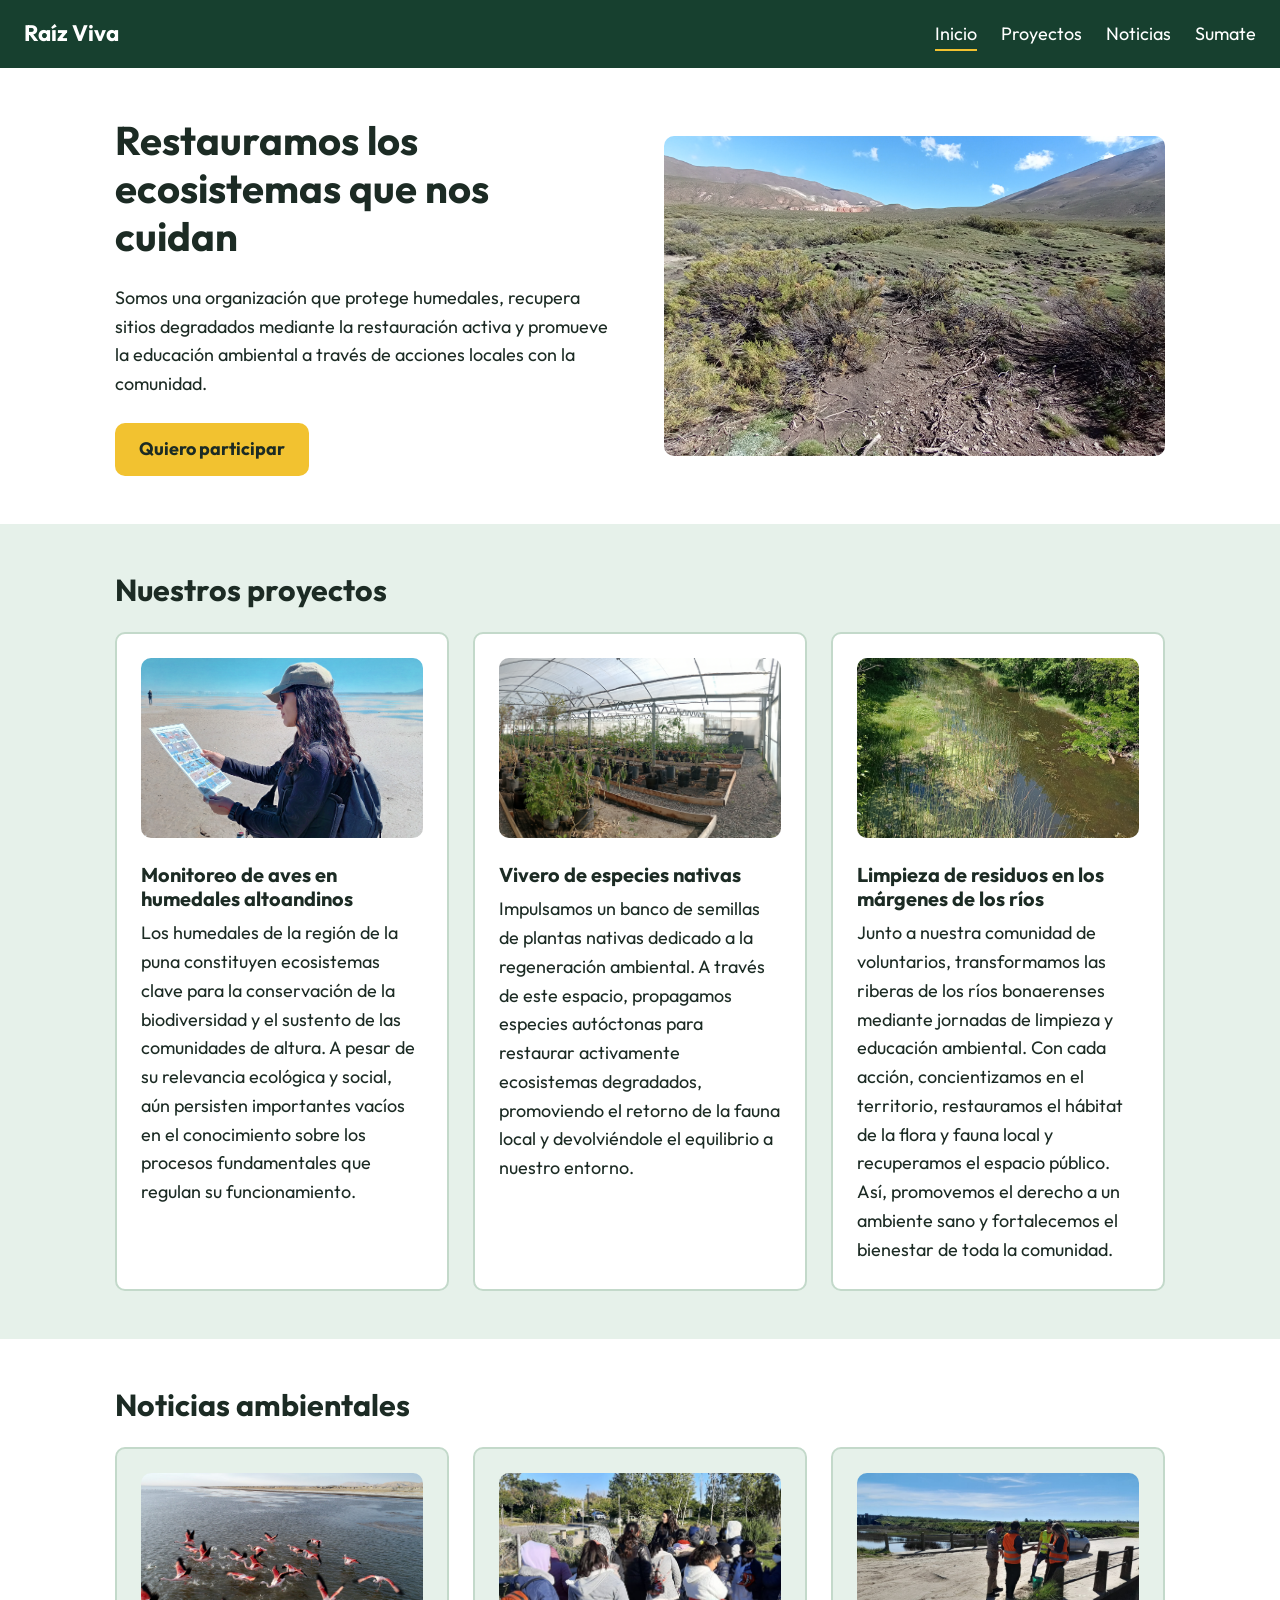
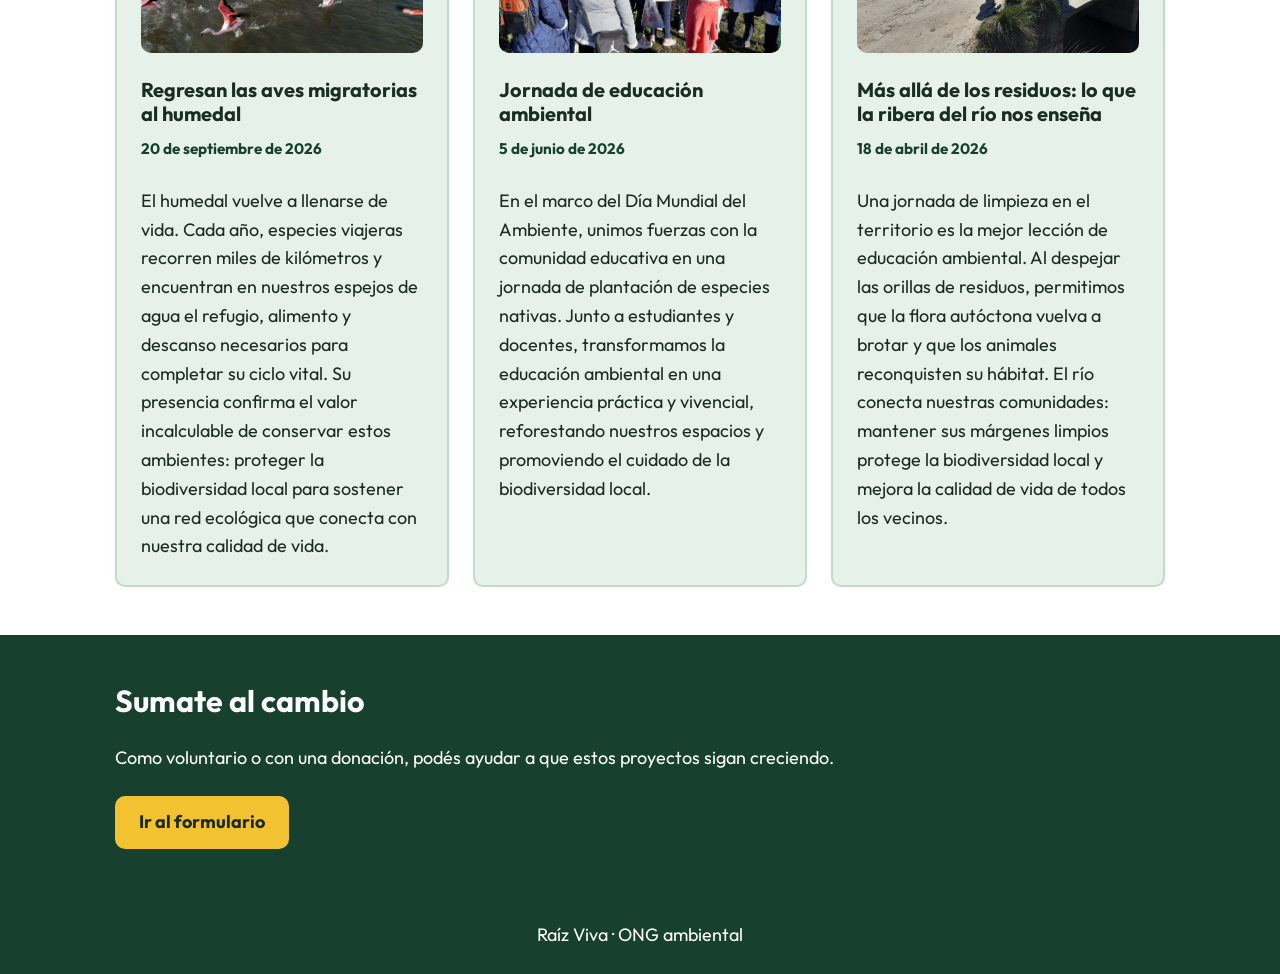
<file: index.html>
<!DOCTYPE html>
<html lang="es">
<head>
  <meta charset="UTF-8">
  <meta name="viewport" content="width=device-width, initial-scale=1">
  <title>Raíz Viva | ONG ambiental</title>
  <meta name="description" content="Proyectos de conservación y noticias ambientales de la ONG Raíz Viva.">
  <link rel="preconnect" href="https://fonts.googleapis.com">
  <link rel="preconnect" href="https://fonts.gstatic.com" crossorigin>
  <link href="https://fonts.googleapis.com/css2?family=Outfit:wght@400;700&display=swap" rel="stylesheet">
  <link rel="stylesheet" href="css/styles.css">
</head>
<body>
  <header>
    <a class="logo" href="index.html">Raíz Viva</a>
    <nav aria-label="Principal">
      <ul>
        <li><a href="index.html" aria-current="page">Inicio</a></li>
        <li><a href="#proyectos">Proyectos</a></li>
        <li><a href="#noticias">Noticias</a></li>
        <li><a href="pages/contacto.html">Sumate</a></li>
      </ul>
    </nav>
  </header>

  <main>
    <section class="hero">
      <div class="contenedor">
        <div class="hero-texto">
          <h1>Restauramos los ecosistemas que nos cuidan</h1>
          <p>Somos una organización que protege humedales, recupera sitios degradados mediante la restauración activa y promueve la educación ambiental a través de acciones locales con la comunidad.</p>
          <a class="boton" href="pages/contacto.html">Quiero participar</a>
        </div>
        <img src="img/vegas.jpg" alt="vegas altoandinas">
      </div>
    </section>

    <section id="proyectos">
      <div class="contenedor">
        <h2>Nuestros proyectos</h2>
        <div class="tarjetas">
          <article class="tarjeta">
            <img src="img/monitoreo.jpg" alt="Voluntarios monitoreando un humedal">
            <h3>Monitoreo de aves en humedales altoandinos</h3>
            <p> Los humedales de la región de la puna constituyen ecosistemas clave para la conservación de la biodiversidad y el sustento de las comunidades de altura. A pesar de su relevancia ecológica y social, aún persisten importantes vacíos en el conocimiento sobre los procesos fundamentales que regulan su funcionamiento.</p>
          </article>
          <article class="tarjeta">
            <img src="img/vivero.jpg" alt="Plantines de especies nativas listos para plantar">
            <h3>Vivero de especies nativas</h3>
            <p>Impulsamos un banco de semillas de plantas nativas dedicado a la regeneración ambiental. A través de este espacio, propagamos especies autóctonas para restaurar activamente ecosistemas degradados, promoviendo el retorno de la fauna local y devolviéndole el equilibrio a nuestro entorno.</p>
          </article>
          <article class="tarjeta">
            <img src="img/margenes.jpg" alt="márgenes de ríos">
            <h3>Limpieza de residuos en los márgenes de los ríos</h3>
            <p>Junto a nuestra comunidad de voluntarios, transformamos las riberas de los ríos bonaerenses mediante jornadas de limpieza y educación ambiental. Con cada acción, concientizamos en el territorio, restauramos el hábitat de la flora y fauna local y recuperamos el espacio público. Así, promovemos el derecho a un ambiente sano y fortalecemos el bienestar de toda la comunidad.</p>
          </article>
        </div>
      </div>
    </section>

    <section id="noticias" class="noticias">
      <div class="contenedor">
        <h2>Noticias ambientales</h2>
        <div class="tarjetas">
          <article class="tarjeta">
            <img src="img/aves.jpg" alt="regresan los flamencos">
            <h3>Regresan las aves migratorias al humedal</h3>
            <p><time datetime="2026-09-20">20 de septiembre de 2026</time></p>
            <p>El humedal vuelve a llenarse de vida. Cada año, especies viajeras recorren miles de kilómetros y encuentran en nuestros espejos de agua el refugio, alimento y descanso necesarios para completar su ciclo vital. Su presencia confirma el valor incalculable de conservar estos ambientes: proteger la biodiversidad local para sostener una red ecológica que conecta con nuestra calidad de vida.</p>
          </article>
          <article class="tarjeta">
            <img src="img/jornada.jpeg" alt="educación ambiental">
            <h3>Jornada de educación ambiental</h3>
            <p><time datetime="2026-09-05">5 de junio de 2026</time></p>
            <p>En el marco del Día Mundial del Ambiente, unimos fuerzas con la comunidad educativa en una jornada de plantación de especies nativas. Junto a estudiantes y docentes, transformamos la educación ambiental en una experiencia práctica y vivencial, reforestando nuestros espacios y promoviendo el cuidado de la biodiversidad local.</p>
          </article>
          <article class="tarjeta">
             <img src="img/limpieza.jpeg" alt="residuos en ribera de ríos">
            <h3>Más allá de los residuos: lo que la ribera del río nos enseña</h3>
            <p><time datetime="2026-08-18">18 de abril de 2026</time></p>
            <p>Una jornada de limpieza en el territorio es la mejor lección de educación ambiental.

Al despejar las orillas de residuos, permitimos que la flora autóctona vuelva a brotar y que los animales reconquisten su hábitat. El río conecta nuestras comunidades: mantener sus márgenes limpios protege la biodiversidad local y mejora la calidad de vida de todos los vecinos.</p>
          </article>
        </div>
      </div>
    </section>

    <section class="cierre">
      <div class="contenedor">
        <h2>Sumate al cambio</h2>
        <p>Como voluntario o con una donación, podés ayudar a que estos proyectos sigan creciendo.</p>
        <a class="boton" href="pages/contacto.html">Ir al formulario</a>
      </div>
    </section>
  </main>

  <footer>
    <p>Raíz Viva · ONG ambiental</p>
  </footer>
</body>
</html>
</file>
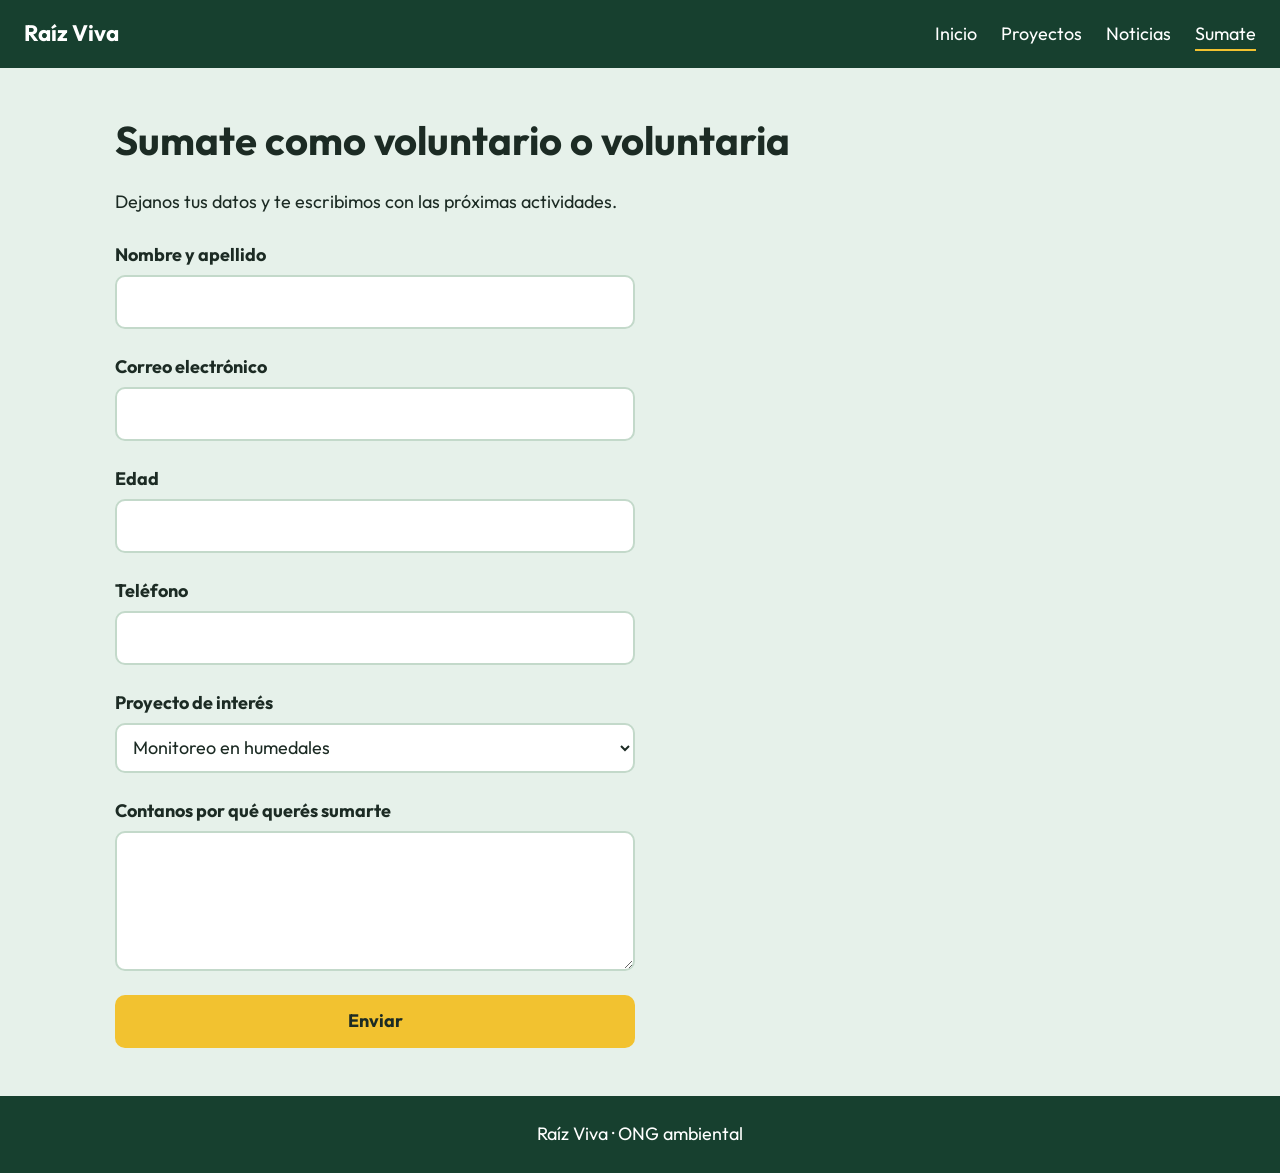
<file: pages/contacto.html>
<!DOCTYPE html>
<html lang="es">
<head>
  <meta charset="UTF-8">
  <meta name="viewport" content="width=device-width, initial-scale=1">
  <title>Sumate | Raíz Viva</title>
  <link rel="preconnect" href="https://fonts.googleapis.com">
  <link rel="preconnect" href="https://fonts.gstatic.com" crossorigin>
  <link href="https://fonts.googleapis.com/css2?family=Outfit:wght@400;700&display=swap" rel="stylesheet">
  <link rel="stylesheet" href="../css/styles.css">
</head>
<body>
  <header>
    <a class="logo" href="../index.html">Raíz Viva</a>
    <nav aria-label="Principal">
      <ul>
        <li><a href="../index.html">Inicio</a></li>
        <li><a href="../index.html#proyectos">Proyectos</a></li>
        <li><a href="../index.html#noticias">Noticias</a></li>
        <li><a href="contacto.html" aria-current="page">Sumate</a></li>
      </ul>
    </nav>
  </header>

  <main>
    <section>
      <div class="contenedor">
        <h1>Sumate como voluntario o voluntaria</h1>
        <p>Dejanos tus datos y te escribimos con las próximas actividades.</p>
        <form action="#" method="post">
          <div class="campo">
            <label for="nombre">Nombre y apellido</label>
            <input type="text" id="nombre" name="nombre" required>
          </div>
          <div class="campo">
            <label for="email">Correo electrónico</label>
            <input type="email" id="email" name="email" required>
          </div>
          <div class="campo">
            <label for="edad">Edad</label>
            <input type="number" id="edad" name="edad" min="16" max="99">
          </div>
          <div class="campo">
            <label for="telefono">Teléfono</label>
            <input type="tel" id="telefono" name="telefono">
          </div>
          <div class="campo">
            <label for="proyecto">Proyecto de interés</label>
            <select id="proyecto" name="proyecto">
              <option value="humedal">Monitoreo en humedales</option>
              <option value="bosque">Voluntariado en vivero de especies nativas</option>
              <option value="residuos">Limpieza de márgenes de ríos</option>
            </select>
          </div>
          <div class="campo">
            <label for="mensaje">Contanos por qué querés sumarte</label>
            <textarea id="mensaje" name="mensaje" rows="4"></textarea>
          </div>
          <button class="boton" type="submit">Enviar</button>
        </form>
      </div>
    </section>
  </main>

  <footer>
    <p>Raíz Viva · ONG ambiental</p>
  </footer>
</body>
</html>
</file>
<file: css/styles.css>
:root {
  --verde-oscuro: #17402f;
  --verde: #2f7d4f;
  --hoja: #e6f1ea;
  --blanco: #ffffff;
  --sol: #f2c230;
  --texto: #1c2b24;
  --linea: #c3d9ca;
  --espacio: 1.5rem;
  --radio: 10px;
}

* { box-sizing: border-box; }

body {
  margin: 0;
  font-family: "Outfit", Arial, sans-serif;
  font-size: 1.125rem;
  line-height: 1.6;
  color: var(--texto);
  background: var(--hoja);
  display: flex;
  flex-direction: column;
  min-height: 100vh;
}

h1, h2, h3 { line-height: 1.2; margin: 0 0 var(--espacio); }
h1 { font-size: 2.5rem; }
h2 { font-size: 1.9rem; }
h3 { font-size: 1.25rem; margin-bottom: .5rem; }
p { margin: 0 0 var(--espacio); max-width: 60ch; }
a { color: var(--verde); }

a:focus-visible, button:focus-visible, input:focus-visible,
select:focus-visible, textarea:focus-visible {
  outline: 3px solid var(--sol);
  outline-offset: 2px;
}

/* Header y navegación */
header {
  background: var(--verde-oscuro);
  padding: 1rem var(--espacio);
  display: flex;
  flex-wrap: wrap;
  align-items: center;
  justify-content: space-between;
  gap: 1rem;
}
.logo { color: var(--blanco); font-weight: 700; font-size: 1.4rem; text-decoration: none; }
nav ul { list-style: none; margin: 0; padding: 0; display: flex; flex-wrap: wrap; gap: var(--espacio); }
nav a { color: var(--blanco); text-decoration: none; padding: .25rem 0; border-bottom: 2px solid transparent; }
nav a:hover, nav a[aria-current="page"] { border-bottom-color: var(--sol); }

/* Estructura general */
main { flex: 1; }
section { padding: calc(var(--espacio) * 2) var(--espacio); }
.contenedor { max-width: 1050px; margin: 0 auto; }

/* Hero */
.hero { background: var(--blanco); }
.hero .contenedor { display: flex; align-items: center; gap: calc(var(--espacio) * 2); }
.hero-texto { flex: 1 1 50%; }
.hero img { flex: 1 1 50%; min-width: 0; width: 50%; height: 320px; object-fit: cover; border-radius: var(--radio); }

.boton {
  display: inline-block;
  background: var(--sol);
  color: var(--texto);
  font: inherit;
  font-weight: 700;
  padding: .75rem 1.5rem;
  border: 0;
  border-radius: var(--radio);
  text-decoration: none;
  cursor: pointer;
}
.boton:hover { background: #dcae1f; }

/* Tarjetas */
.tarjetas { display: flex; flex-wrap: wrap; gap: var(--espacio); }
.tarjeta {
  flex: 1 1 280px;
  background: var(--blanco);
  border: 2px solid var(--linea);
  border-radius: var(--radio);
  padding: var(--espacio);
}
.tarjeta img { width: 100%; height: 180px; object-fit: cover; border-radius: var(--radio); margin-bottom: 1rem; }
.tarjeta p:last-child { margin-bottom: 0; }
   .tarjeta time { font-size: .95rem; color: var(--verde-oscuro); font-weight: 700; }

/* Noticias y cierre */
.noticias { background: var(--blanco); }
.noticias .tarjeta { background: var(--hoja); }
.cierre { background: var(--verde-oscuro); color: var(--blanco); }

/* Formulario */
form { display: flex; flex-direction: column; gap: var(--espacio); max-width: 520px; }
.campo { display: flex; flex-direction: column; gap: .35rem; }
label { font-weight: 700; }
input, select, textarea {
  font: inherit;
  padding: .65rem .75rem;
  border: 2px solid var(--linea);
  border-radius: var(--radio);
  background: var(--blanco);
  color: var(--texto);
}

/* Footer */
footer { background: var(--verde-oscuro); color: var(--blanco); padding: var(--espacio); text-align: center; }
footer p { margin: 0 auto; }

/* Responsive */
@media (max-width: 768px) {
  h1 { font-size: 2rem; }
  header { flex-direction: column; align-items: flex-start; }
  .hero .contenedor { flex-direction: column; align-items: stretch; }
  .hero img { width: 100%; height: 220px; }
  section { padding: calc(var(--espacio) * 1.5) var(--espacio); }
}
</file>
